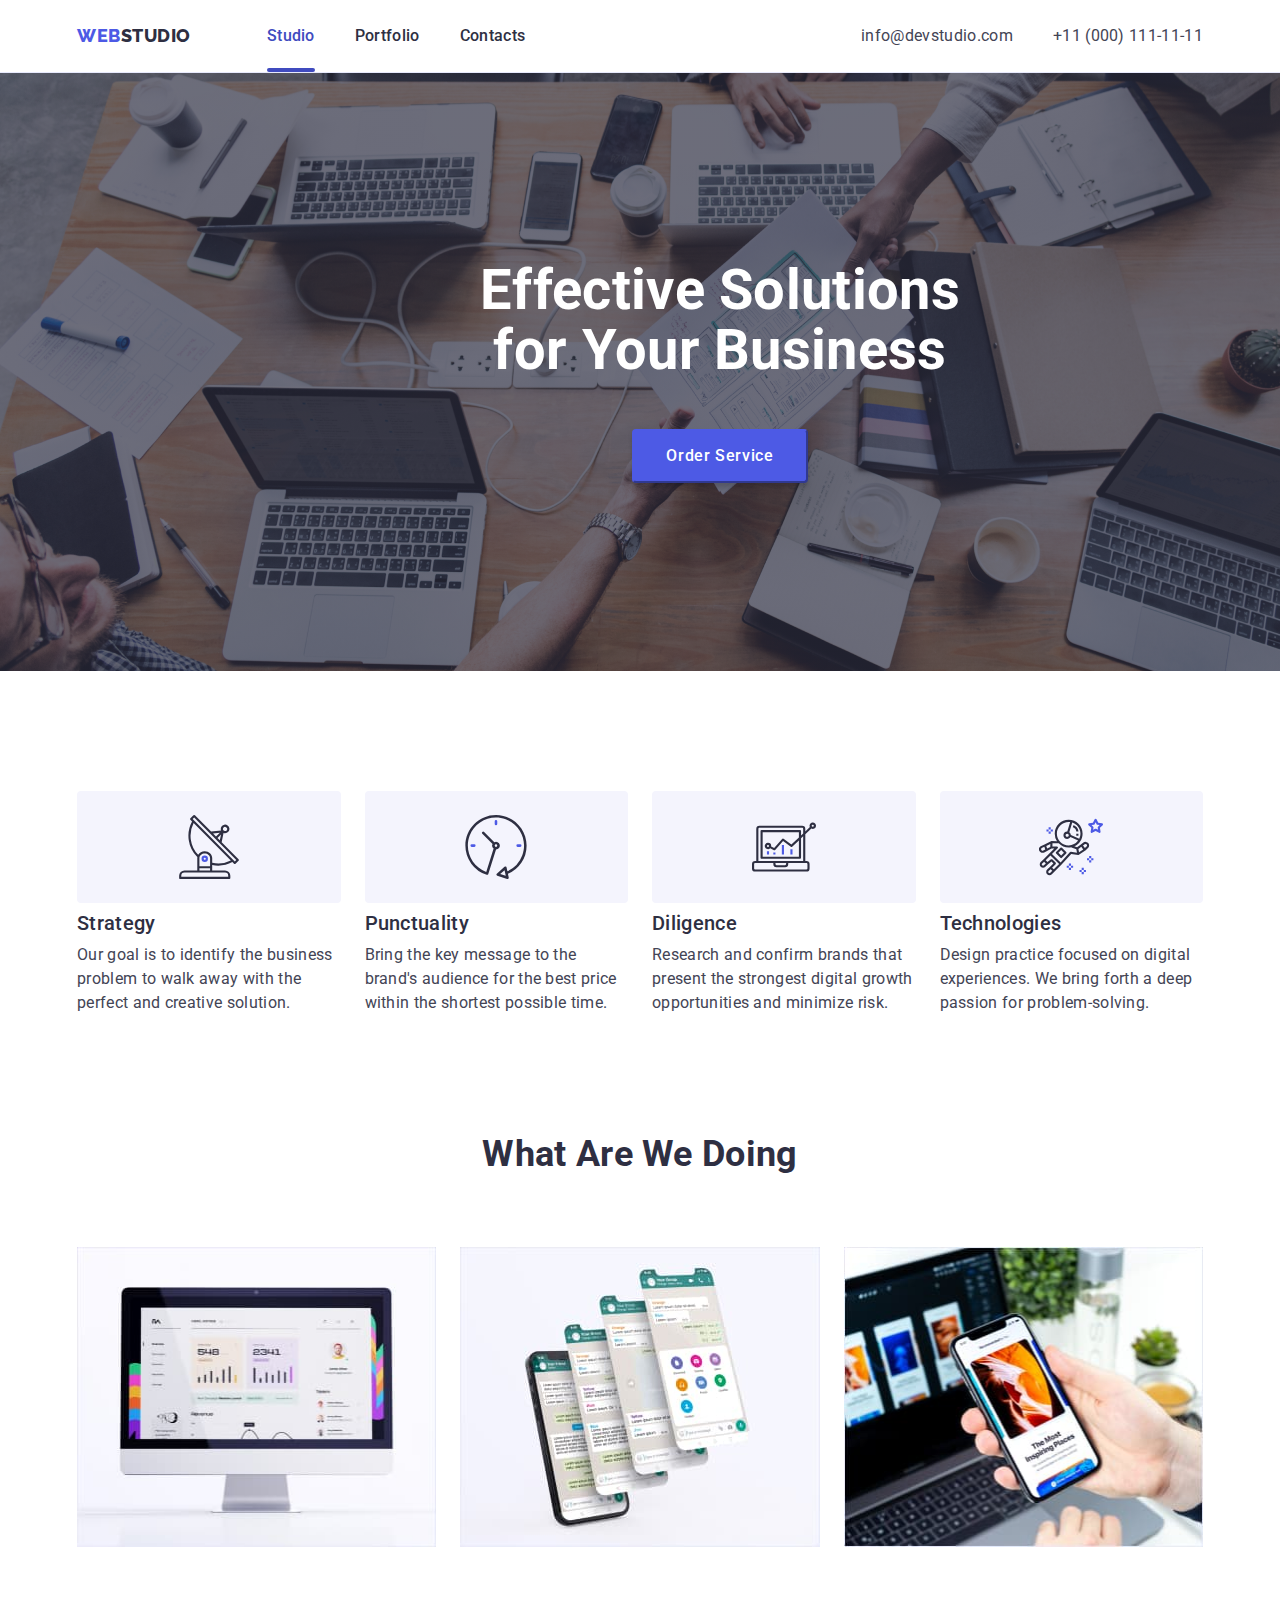
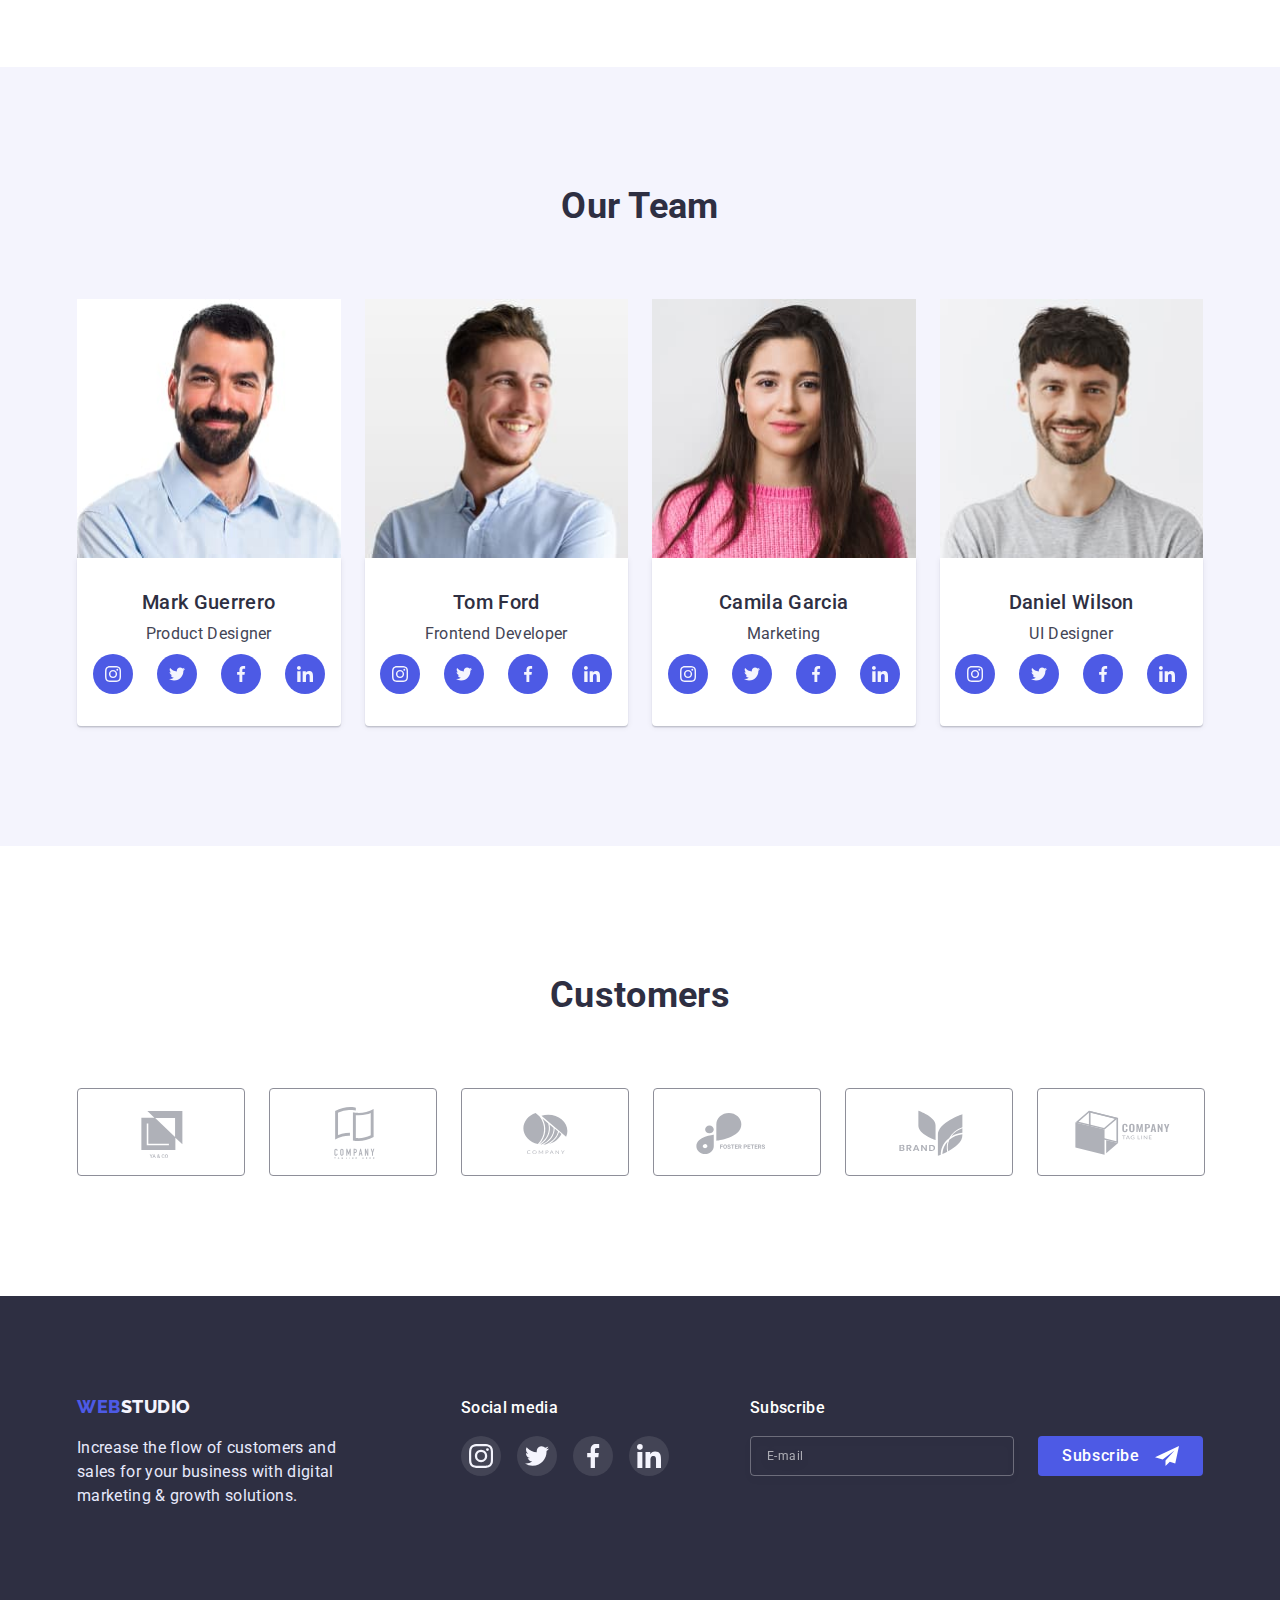
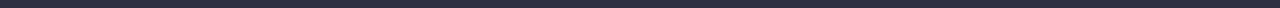
<file: index.html>
<!DOCTYPE html>
<html lang="en">
  <head>
    <meta charset="UTF-8" />
    <meta http-equiv="X-UA-Compatible" content="IE=edge" />
    <meta name="viewport" content="width=device-width, initial-scale=1.0" />
    <link rel="preconnect" href="https://fonts.googleapis.com" />
    <link rel="preconnect" href="https://fonts.gstatic.com" crossorigin />
    <link
      rel="stylesheet"
      href="https://cdn.jsdelivr.net/npm/modern-normalize@1.1.0/modern-normalize.min.css"
    />
    <link
      href="https://fonts.googleapis.com/css2?family=Raleway:wght@800&family=Roboto:wght@400;500;700;900&display=swap"
      rel="stylesheet"
    />
    <link rel="stylesheet" href="./css/styles.css" />
    <title>Studio</title>
  </head>
  <body>
    <header class="header">
      <div class="container page-header-container">
        <nav class="nav">
          <a class="logo link" href="./index.html"><span>Web</span>Studio</a>
          <ul class="list">
            <li class="menu-item">
              <a class="menu-link there-is link" href="./index.html">Studio</a>
            </li>
            <li class="menu-item">
              <a class="menu-link link" href="./portfolio.html">Portfolio</a>
            </li>
            <li class="menu-item">
              <a class="menu-link link" href="">Contacts</a>
            </li>
          </ul>
        </nav>
        <address class="adress">
          <ul class="list list-adress">
            <li class="contact-list">
              <a class="adress-contact link" href="mailto:info@devstudio.com"
                >info@devstudio.com</a
              >
            </li>
            <li class="contact-list">
              <a class="adress-contact link" href="tel:+110001111111"
                >+11 (000) 111-11-11</a
              >
            </li>
          </ul>
        </address>
      </div>
    </header>
    <main>
      <section class="section section-hero">
        <div class="container">
          <h1 class="main-title">Effective Solutions for Your Business</h1>
          <button class="hero-modal-btn" type="button" data-modal-open>
            Order Service
          </button>
        </div>
      </section>
      <section class="section section-feature">
        <div class="container">
          <h2 class="header-none">feature</h2>
          <ul class="feature list">
            <li class="feature-list">
              <div class="feature-icon">
                <svg width="64" height="64">
                  <use href="./images/icons.svg#icon-antenna"></use>
                </svg>
              </div>
              <h3 class="subtitle">Strategy</h3>
              <p class="text-description">
                Our goal is to identify the business problem to walk away with
                the perfect and creative solution.
              </p>
            </li>

            <li class="feature-list">
              <div class="feature-icon">
                <svg width="64" height="64">
                  <use href="./images/icons.svg#icon-clock"></use>
                </svg>
              </div>
              <h3 class="subtitle">Punctuality</h3>
              <p class="text-description">
                Bring the key message to the brand's audience for the best price
                within the shortest possible time.
              </p>
            </li>
            <li class="feature-list">
              <div class="feature-icon">
                <svg width="64" height="64">
                  <use href="./images/icons.svg#icon-diagram"></use>
                </svg>
              </div>
              <h3 class="subtitle">Diligence</h3>
              <p class="text-description">
                Research and confirm brands that present the strongest digital
                growth opportunities and minimize risk.
              </p>
            </li>
            <li class="feature-list">
              <div class="feature-icon">
                <svg width="64" height="64">
                  <use href="./images/icons.svg#icon-astronaut"></use>
                </svg>
              </div>
              <h3 class="subtitle">Technologies</h3>
              <p class="text-description">
                Design practice focused on digital experiences. We bring forth a
                deep passion for problem-solving.
              </p>
            </li>
          </ul>
        </div>
      </section>
      <section class="section">
        <div class="container">
          <h2 class="suptitle">What are we doing</h2>
          <ul class="what-are-we-doing-list list">
            <li class="what-are-we-doing-list-img">
              <h3 class="header-none">Desktop app</h3>
              <img
                src="./images/what_are_we_doing/monoblock.jpg"
                alt="monoblock"
              />
            </li>
            <li class="what-are-we-doing-list-img">
              <h3 class="header-none">Mobile app</h3>
              <img src="./images/what_are_we_doing/phone.jpg" alt="phone" />
            </li>
            <li class="what-are-we-doing-list-img">
              <h3 class="header-none">Inspire</h3>
              <img src="./images/what_are_we_doing/inspire.jpg" alt="inspire" />
            </li>
          </ul>
        </div>
      </section>
      <section class="section-our-team section">
        <div class="container">
          <h2 class="suptitle">Our Team</h2>
          <ul class="team-list list">
            <li class="team-list-card">
              <img
                class="card-photo"
                src="./images/our_team/mark_guerrero.jpg"
                alt="photo_mark_guerrero"
                width="264"
                height="260"
              />
              <div class="card-suptitle">
                <h3 class="card-suptitle-name">Mark Guerrero</h3>
                <p class="card-job-title">Product Designer</p>
                <ul class="social-list list">
                  <li>
                    <a class="social-list-link" href="">
                      <svg class="social-list-icon" width="16" height="16">
                        <use href="./images/icons.svg#instagram"></use>
                      </svg>
                    </a>
                  </li>
                  <li>
                    <a class="social-list-link" href="">
                      <svg class="social-list-icon" width="16" height="16">
                        <use href="./images/icons.svg#twitter"></use>
                      </svg>
                    </a>
                  </li>
                  <li>
                    <a class="social-list-link" href="">
                      <svg class="social-list-icon" width="16" height="16">
                        <use href="./images/icons.svg#facebook"></use>
                      </svg>
                    </a>
                  </li>
                  <li>
                    <a class="social-list-link" href="">
                      <svg class="social-list-icon" width="16" height="16">
                        <use href="./images/icons.svg#linkedin"></use>
                      </svg>
                    </a>
                  </li>
                </ul>
              </div>
            </li>
            <li class="team-list-card">
              <img
                class="card-photo"
                src="./images/our_team/tom_ford.jpg"
                alt="photo_tom_ford.jpg"
                width="264"
                height="260"
              />
              <div class="card-suptitle">
                <h3 class="card-suptitle-name">Tom Ford</h3>
                <p class="card-job-title">Frontend Developer</p>
                <ul class="social-list list">
                  <li>
                    <a class="social-list-link" href="">
                      <svg class="social-list-icon" width="16" height="16">
                        <use href="./images/icons.svg#instagram"></use>
                      </svg>
                    </a>
                  </li>
                  <li>
                    <a class="social-list-link" href="">
                      <svg class="social-list-icon" width="16" height="16">
                        <use href="./images/icons.svg#twitter"></use>
                      </svg>
                    </a>
                  </li>
                  <li>
                    <a class="social-list-link" href="">
                      <svg class="social-list-icon" width="16" height="16">
                        <use href="./images/icons.svg#facebook"></use>
                      </svg>
                    </a>
                  </li>
                  <li>
                    <a class="social-list-link" href="">
                      <svg class="social-list-icon" width="16" height="16">
                        <use href="./images/icons.svg#linkedin"></use>
                      </svg>
                    </a>
                  </li>
                </ul>
              </div>
            </li>
            <li class="team-list-card">
              <img
                class="card-photo"
                src="./images/our_team/camila_garcia.jpg"
                alt="photo_camila_garcia"
                width="264"
                height="260"
              />
              <div class="card-suptitle">
                <h3 class="card-suptitle-name">Camila Garcia</h3>
                <p class="card-job-title">Marketing</p>
                <ul class="social-list list">
                  <li>
                    <a class="social-list-link" href="">
                      <svg class="social-list-icon" width="16" height="16">
                        <use href="./images/icons.svg#instagram"></use>
                      </svg>
                    </a>
                  </li>
                  <li>
                    <a class="social-list-link" href="">
                      <svg class="social-list-icon" width="16" height="16">
                        <use href="./images/icons.svg#twitter"></use>
                      </svg>
                    </a>
                  </li>
                  <li>
                    <a class="social-list-link" href="">
                      <svg class="social-list-icon" width="16" height="16">
                        <use href="./images/icons.svg#facebook"></use>
                      </svg>
                    </a>
                  </li>
                  <li>
                    <a class="social-list-link" href="">
                      <svg class="social-list-icon" width="16" height="16">
                        <use href="./images/icons.svg#linkedin"></use>
                      </svg>
                    </a>
                  </li>
                </ul>
              </div>
            </li>
            <li class="team-list-card">
              <img
                class="card-photo"
                src="./images/our_team/daniel_wilson.jpg"
                alt="photo_daniel_wilson"
                width="264"
                height="260"
              />
              <div class="card-suptitle">
                <h3 class="card-suptitle-name">Daniel Wilson</h3>
                <p class="card-job-title">UI Designer</p>
                <ul class="social-list list">
                  <li>
                    <a class="social-list-link" href="">
                      <svg class="social-list-icon" width="16" height="16">
                        <use href="./images/icons.svg#instagram"></use>
                      </svg>
                    </a>
                  </li>
                  <li>
                    <a class="social-list-link" href="">
                      <svg class="social-list-icon" width="16" height="16">
                        <use href="./images/icons.svg#twitter"></use>
                      </svg>
                    </a>
                  </li>
                  <li>
                    <a class="social-list-link" href="">
                      <svg class="social-list-icon" width="16" height="16">
                        <use href="./images/icons.svg#facebook"></use>
                      </svg>
                    </a>
                  </li>
                  <li>
                    <a class="social-list-link" href="">
                      <svg class="social-list-icon" width="16" height="16">
                        <use href="./images/icons.svg#linkedin"></use>
                      </svg>
                    </a>
                  </li>
                </ul>
              </div>
            </li>
          </ul>
        </div>
      </section>
      <section class="section section-customers">
        <div class="container">
          <h2 class="suptitle">Customers</h2>
          <ul class="customers-list list">
            <li class="client">
              <a class="client-link" href="">
                <svg class="client-icon" width="104" height="56">
                  <use href="./images/icons.svg#ya-co"></use>
                </svg>
              </a>
            </li>
            <li class="client">
              <a class="client-link" href="">
                <svg class="client-icon" width="104" height="56">
                  <use href="./images/icons.svg#company-tag-line-here"></use>
                </svg>
              </a>
            </li>
            <li class="client">
              <a class="client-link" href="">
                <svg class="client-icon" width="104" height="56">
                  <use href="./images/icons.svg#company"></use>
                </svg>
              </a>
            </li>
            <li class="client">
              <a class="client-link" href="">
                <svg class="client-icon" width="104" height="56">
                  <use href="./images/icons.svg#foster-peters"></use>
                </svg>
              </a>
            </li>
            <li class="client">
              <a class="client-link" href="">
                <svg class="client-icon" width="104" height="56">
                  <use href="./images/icons.svg#brand"></use>
                </svg>
              </a>
            </li>
            <li class="client">
              <a class="client-link" href="">
                <svg class="client-icon" width="104" height="56">
                  <use href="./images/icons.svg#company-tag-line"></use>
                </svg>
              </a>
            </li>
          </ul>
        </div>
      </section>
    </main>
    <footer class="footer">
      <div class="footer-container container">
        <div class="footer-text">
          <a class="footer-logo logo link" href="./index.html"
            ><span>Web</span>Studio</a
          >
          <p class="footer-description">
            Increase the flow of customers and sales for your business with
            digital marketing & growth solutions.
          </p>
        </div>
        <div class="footer-social-media">
          <p class="footer-social-media-text">Social media</p>
          <ul class="footer-social-list list">
            <li>
              <a class="footer-social-list-link social-list-link" href="">
                <svg class="social-list-icon" width="24" height="24">
                  <use href="./images/icons.svg#instagram"></use>
                </svg>
              </a>
            </li>
            <li>
              <a class="footer-social-list-link social-list-link" href="">
                <svg class="social-list-icon" width="24" height="24">
                  <use href="./images/icons.svg#twitter"></use>
                </svg>
              </a>
            </li>
            <li>
              <a class="footer-social-list-link social-list-link" href="">
                <svg class="social-list-icon" width="24" height="24">
                  <use href="./images/icons.svg#facebook"></use>
                </svg>
              </a>
            </li>
            <li>
              <a class="footer-social-list-link social-list-link" href="">
                <svg class="social-list-icon" width="24" height="24">
                  <use href="./images/icons.svg#linkedin"></use>
                </svg>
              </a>
            </li>
          </ul>
        </div>
        <form class="footer-form">
          <p class="footer-form-desc">Subscribe</p>
          <label class="footer-form-field">
            <div class="footer-form-input-wrapper">
              <input
                class="footer-form-input"
                type="text"
                name="user_email"
                placeholder="E-mail"
              />
              <button class="footer-form-submit" type="submit">
                Subscribe
                <svg class="footer-form-submit-icon" width="24" height="24">
                  <use href="./images/icons.svg#send"></use>
                </svg>
              </button>
            </div>
          </label>
        </form>
      </div>
    </footer>
    <div class="backdrop is-hidden" data-modal>
      <div class="modal">
        <button class="modal-close-btn" type="button" data-modal-close>
          <svg class="modal-close-btn-icon" width="8" height="8">
            <use href="./images/icons.svg#close-modal"></use>
          </svg>
        </button>
        <form class="modal-form">
          <p class="modal-form-desc">
            Leave your contacts and we will call you back
          </p>
          <label class="modal-form-field">
            <span class="modal-form-input-desc">Name</span>
            <span class="modal-form-input-wrapper">
              <input
                class="modal-form-input"
                type="text"
                name="user_name"
                required
                pattern="^[a-zA-Z]+$"
              />
              <svg class="modal-form-input-icon" width="18" height="18">
                <use href="./images/icons.svg#person"></use>
              </svg>
            </span>
          </label>
          <label class="modal-form-field">
            <span class="modal-form-input-desc">Phone</span>
            <span class="modal-form-input-wrapper">
              <input
                class="modal-form-input"
                type="tel"
                name="user_phone"
                required
                pattern="[0-9]{3}-[0-9]{3}-[0-9]{2}-[0-9]{2}"
                title="xxx-xxx-xx-xx"
              />
              <svg class="modal-form-input-icon" width="18" height="24">
                <use href="./images/icons.svg#phone"></use>
              </svg>
            </span>
          </label>
          <label class="modal-form-field">
            <span class="modal-form-input-desc">Email</span>
            <span class="modal-form-input-wrapper">
              <input class="modal-form-input" type="text" name="user_email" />
              <svg class="modal-form-input-icon" width="18" height="24">
                <use href="./images/icons.svg#email"></use>
              </svg>
            </span>
          </label>
          <label class="modal-form-field-message">
            <span class="modal-form-input-desc">Comment</span>
            <textarea
              class="modal-form-message"
              name="user_message"
              placeholder="Text input"
            ></textarea>
          </label>
          <input
            class="header-none modal-form-check"
            type="checkbox"
            name="user_policy"
            id="user-policy"
          />
          <label class="modal-form-check-desc" for="user-policy"
            >I accept the terms and conditions of the&nbsp;<a
              class="privacy-policy-link"
              href=""
              >Privacy Policy</a
            ></label
          >
          <button class="modal-form-submit" type="submit">Send</button>
        </form>
      </div>
    </div>
    <script src="./js/modal.js"></script>
  </body>
</html>
</file>
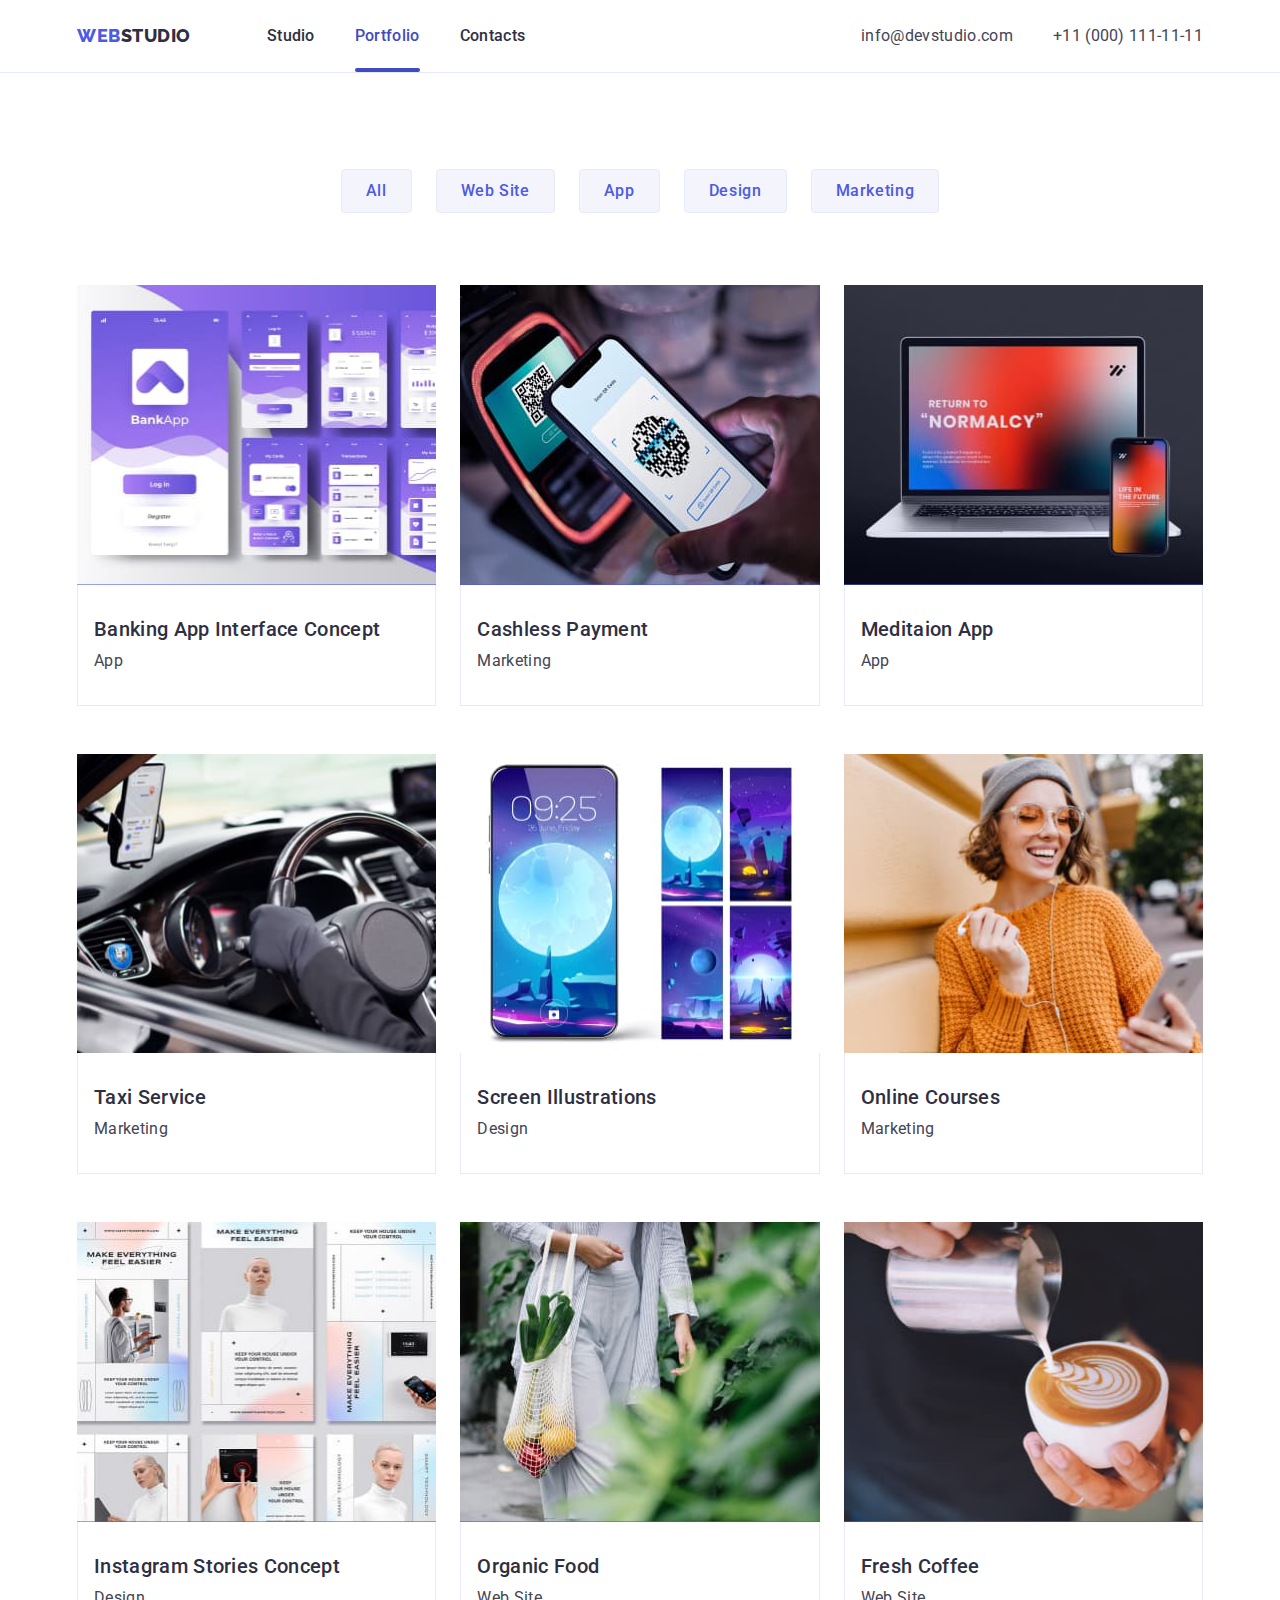
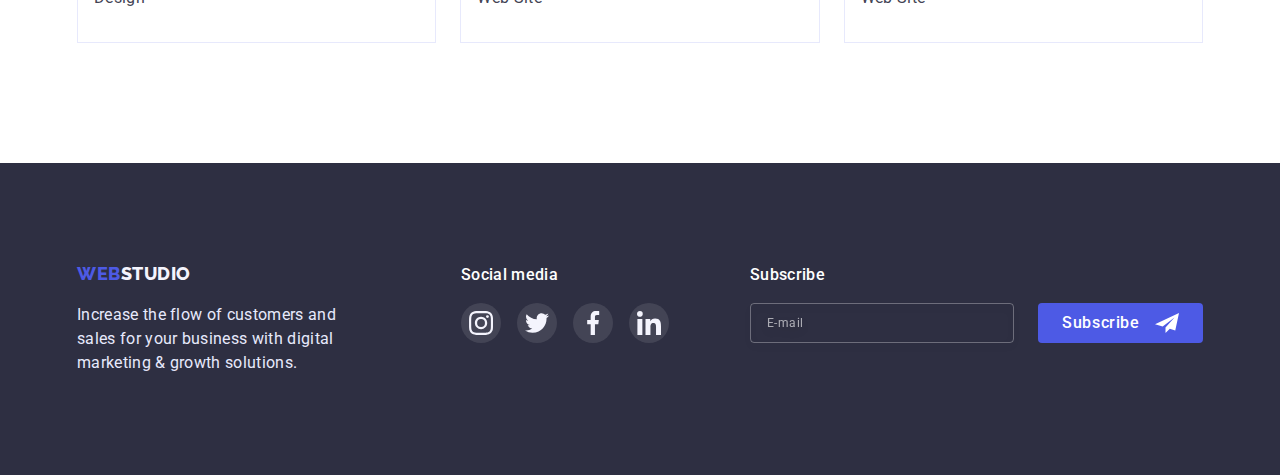
<file: portfolio.html>
<!DOCTYPE html>
<html lang="en">
  <head>
    <meta charset="UTF-8" />
    <meta http-equiv="X-UA-Compatible" content="IE=edge" />
    <meta name="viewport" content="width=device-width, initial-scale=1.0" />
    <link rel="preconnect" href="https://fonts.googleapis.com" />
    <link rel="preconnect" href="https://fonts.gstatic.com" crossorigin />
    <link
      rel="stylesheet"
      href="https://cdn.jsdelivr.net/npm/modern-normalize@1.1.0/modern-normalize.min.css"
    />
    <link
      href="https://fonts.googleapis.com/css2?family=Raleway:wght@800&family=Roboto:wght@400;500;700;900&display=swap"
      rel="stylesheet"
    />
    <link rel="stylesheet" href="./css/styles.css" />
    <title>Portfolio</title>
  </head>
  <body>
    <header class="header">
      <div class="container page-header-container">
        <nav class="nav">
          <a class="logo link" href="./index.html"><span>Web</span>Studio</a>
          <ul class="list">
            <li class="menu-item">
              <a class="menu-link link" href="./index.html">Studio</a>
            </li>
            <li class="menu-item">
              <a class="menu-link there-is link" href="./portfolio.html"
                >Portfolio</a
              >
            </li>
            <li class="menu-item">
              <a class="menu-link link" href="">Contacts</a>
            </li>
          </ul>
        </nav>
        <address class="adress">
          <ul class="list list-adress">
            <li class="contact-list">
              <a class="adress-contact link" href="mailto:info@devstudio.com"
                >info@devstudio.com</a
              >
            </li>
            <li class="contact-list">
              <a class="adress-contact link" href="tel:+110001111111"
                >+11 (000) 111-11-11</a
              >
            </li>
          </ul>
        </address>
      </div>
    </header>
    <main>
      <section class="section section-projects">
        <div class="container">
          <h1 class="header-none">projects</h1>
          <ul class="filter-list list">
            <li class="filter-list-btn">
              <button class="filter-btn" type="button">All</button>
            </li>
            <li class="filter-list-btn">
              <button class="filter-btn" type="button">Web Site</button>
            </li>
            <li class="filter-list-btn">
              <button class="filter-btn" type="button">App</button>
            </li>
            <li class="filter-list-btn">
              <button class="filter-btn" type="button">Design</button>
            </li>
            <li class="filter-list-btn">
              <button class="filter-btn" type="button">Marketing</button>
            </li>
          </ul>
          <ul class="project-card-list list">
            <li class="project-card">
              <a class="project-card-link link" href="">
                <div class="project-card-img-wrapper">
                  <img
                    class="project-img"
                    src="./images/portfolio/banking-app.jpg"
                    alt="banking-app"
                    width="360"
                    height="300"
                  />
                  <p class="overlay text-description">
                    14 Stylish and User-Friendly App Design Concepts · Task
                    Manager App · Calorie Tracker App · Exotic Fruit Ecommerce
                    App · Cloud Storage App
                  </p>
                </div>
                <div class="project-subtitle">
                  <h2 class="subtitle">Banking App Interface Concept</h2>
                  <p class="text-description">App</p>
                </div>
              </a>
            </li>
            <li class="project-card">
              <a class="project-card-link link" href="">
                <div class="project-card-img-wrapper">
                  <img
                    src="./images/portfolio/cashless-payment.jpg"
                    alt="cashless-payment"
                    width="360"
                    height="300"
                  />
                  <p class="overlay text-description">
                    14 Stylish and User-Friendly App Design Concepts · Task
                    Manager App · Calorie Tracker App · Exotic Fruit Ecommerce
                    App · Cloud Storage App
                  </p>
                </div>
                <div class="project-subtitle">
                  <h2 class="subtitle">Cashless Payment</h2>
                  <p class="text-description">Marketing</p>
                </div>
              </a>
            </li>
            <li class="project-card">
              <a class="project-card-link link" href="">
                <div class="project-card-img-wrapper">
                  <img
                    src="./images/portfolio/meditaion-app.jpg"
                    alt="meditaion-app"
                    width="360"
                    height="300"
                  />
                  <p class="overlay text-description">
                    14 Stylish and User-Friendly App Design Concepts · Task
                    Manager App · Calorie Tracker App · Exotic Fruit Ecommerce
                    App · Cloud Storage App
                  </p>
                </div>
                <div class="project-subtitle">
                  <h2 class="subtitle">Meditaion App</h2>
                  <p class="text-description">App</p>
                </div>
              </a>
            </li>
            <li class="project-card">
              <a class="project-card-link link" href="">
                <div class="project-card-img-wrapper">
                  <img
                    src="./images/portfolio/taxi-service.jpg"
                    alt="taxi-service"
                    width="360"
                    height="300"
                  />
                  <p class="overlay text-description">
                    14 Stylish and User-Friendly App Design Concepts · Task
                    Manager App · Calorie Tracker App · Exotic Fruit Ecommerce
                    App · Cloud Storage App
                  </p>
                </div>
                <div class="project-subtitle">
                  <h2 class="subtitle">Taxi Service</h2>
                  <p class="text-description">Marketing</p>
                </div>
              </a>
            </li>
            <li class="project-card">
              <a class="project-card-link link" href="">
                <div class="project-card-img-wrapper">
                  <img
                    src="./images/portfolio/screen-illustrations.jpg"
                    alt="screen-illustrations"
                    width="360"
                    height="300"
                  />
                  <p class="overlay text-description">
                    14 Stylish and User-Friendly App Design Concepts · Task
                    Manager App · Calorie Tracker App · Exotic Fruit Ecommerce
                    App · Cloud Storage App
                  </p>
                </div>
                <div class="project-subtitle">
                  <h2 class="subtitle">Screen Illustrations</h2>
                  <p class="text-description">Design</p>
                </div>
              </a>
            </li>
            <li class="project-card">
              <a class="project-card-link link" href="">
                <div class="project-card-img-wrapper">
                  <img
                    src="./images/portfolio/online-courses.jpg"
                    alt="online-courses"
                    width="360"
                    height="300"
                  />
                  <p class="overlay text-description">
                    14 Stylish and User-Friendly App Design Concepts · Task
                    Manager App · Calorie Tracker App · Exotic Fruit Ecommerce
                    App · Cloud Storage App
                  </p>
                </div>
                <div class="project-subtitle">
                  <h2 class="subtitle">Online Courses</h2>
                  <p class="text-description">Marketing</p>
                </div>
              </a>
            </li>
            <li class="project-card">
              <a class="project-card-link link" href="">
                <div class="project-card-img-wrapper">
                  <img
                    src="./images/portfolio/instagram-design.jpg"
                    alt="instagram-design"
                    width="360"
                    height="300"
                  />
                  <p class="overlay text-description">
                    14 Stylish and User-Friendly App Design Concepts · Task
                    Manager App · Calorie Tracker App · Exotic Fruit Ecommerce
                    App · Cloud Storage App
                  </p>
                </div>
                <div class="project-subtitle">
                  <h2 class="subtitle">Instagram Stories Concept</h2>
                  <p class="text-description">Design</p>
                </div>
              </a>
            </li>
            <li class="project-card">
              <a class="project-card-link link" href="">
                <div class="project-card-img-wrapper">
                  <img
                    src="./images/portfolio/organic-food.jpg"
                    alt="organic-food"
                    width="360"
                    height="300"
                  />
                  <p class="overlay text-description">
                    14 Stylish and User-Friendly App Design Concepts · Task
                    Manager App · Calorie Tracker App · Exotic Fruit Ecommerce
                    App · Cloud Storage App
                  </p>
                </div>
                <div class="project-subtitle">
                  <h2 class="subtitle">Organic Food</h2>
                  <p class="text-description">Web Site</p>
                </div>
              </a>
            </li>
            <li class="project-card">
              <a class="project-card-link link" href="">
                <div class="project-card-img-wrapper">
                  <img
                    src="./images/portfolio/coffee.jpg"
                    alt="coffee"
                    width="360"
                    height="300"
                  />
                  <p class="overlay text-description">
                    14 Stylish and User-Friendly App Design Concepts · Task
                    Manager App · Calorie Tracker App · Exotic Fruit Ecommerce
                    App · Cloud Storage App
                  </p>
                </div>
                <div class="project-subtitle">
                  <h2 class="subtitle">Fresh Coffee</h2>
                  <p class="text-description">Web Site</p>
                </div>
              </a>
            </li>
          </ul>
        </div>
      </section>
    </main>
    <footer class="footer">
      <div class="footer-container container">
        <div class="footer-text">
          <a class="footer-logo logo link" href="./index.html"
            ><span>Web</span>Studio</a
          >
          <p class="footer-description">
            Increase the flow of customers and sales for your business with
            digital marketing & growth solutions.
          </p>
        </div>
        <div class="footer-social-media">
          <p class="footer-social-media-text">Social media</p>
          <ul class="footer-social-list list">
            <li>
              <a class="footer-social-list-link social-list-link" href="">
                <svg class="social-list-icon" width="24" height="24">
                  <use href="./images/icons.svg#instagram"></use>
                </svg>
              </a>
            </li>
            <li>
              <a class="footer-social-list-link social-list-link" href="">
                <svg class="social-list-icon" width="24" height="24">
                  <use href="./images/icons.svg#twitter"></use>
                </svg>
              </a>
            </li>
            <li>
              <a class="footer-social-list-link social-list-link" href="">
                <svg class="social-list-icon" width="24" height="24">
                  <use href="./images/icons.svg#facebook"></use>
                </svg>
              </a>
            </li>
            <li>
              <a class="footer-social-list-link social-list-link" href="">
                <svg class="social-list-icon" width="24" height="24">
                  <use href="./images/icons.svg#linkedin"></use>
                </svg>
              </a>
            </li>
          </ul>
        </div>
        <form class="footer-form">
          <p class="footer-form-desc">Subscribe</p>
          <label class="footer-form-field">
            <div class="footer-form-input-wrapper">
              <input
                class="footer-form-input"
                type="text"
                name="user_email"
                placeholder="E-mail"
              />
              <button class="footer-form-submit" type="submit">
                Subscribe
                <svg class="footer-form-submit-icon" width="24" height="24">
                  <use href="./images/icons.svg#send"></use>
                </svg>
              </button>
            </div>
          </label>
        </form>
      </div>
    </footer>
  </body>
</html>
</file>
<file: css/styles.css>
:root {
  --primary-accent-color: #404bbf;
  --secondary-accent-color: #ffffff;
  --primary-background-color: #2e2f42;
  --secondary-background-color: #f4f4fd;
  --other-background-color: #ffffff;
  --overlay-background-color: #4d5ae5;
  --overlay-text-color: #f4f4fd;
  --primary-text-color: #2e2f42;
  --secondary-text-color: #434455;
  --other-text-color: #e7e9fc;
  --hero-text-color: #ffffff;
  --border-color: #e7e9fc;
  --other-border-color: rgba(0, 0, 0, 0.1);
  --button-color: #4d5ae5;
  --button-color-text: #4d5ae5;
  --other-button-color-text: #ffffff;
  --footer-primary-logo-color: #f4f4fd;
  --footer-secondary-logo-color: #4d5ae5;
  --header-primary-logo-color: #2e2f42;
  --header-secondary-logo-color: #4d5ae5;
  --icon-accent-background-color: #404bbf;
  --icon-background-color: #4d5ae5;
  --icon-company-background-color: #afb1b8;
  --icon-accent-company-background-color: #404bbf;
  --icon-border-color: #8e8f99;
  --icon-color: #f4f4fd;
  --other-icon-color: #000000;
  --footer-text-color: #ffffff;
  --footer-icon-color: #ffffff;
  --footer-social-list-link-color: rgba(255, 255, 255, 0.1);
  --footer-accent-social-list-link-color: #31d0aa;
  --modal-window-background-color: #fcfcfc;
  --modal-button-background-color: #e7e9fc;
  --modal-button-icon-accent-color: #ffffff;
  --backdrop-color: rgba(46, 47, 66, 0.4);
  --modal-form-border-color: rgba(33, 33, 33, 0.2);
  --modal-form-input-desc-color: #8e8f99;
  --modal-form-input-text-color: #000000;
  --modal-form-desc-color: #2e2f42;
  --accent-modal-form-border-color: #4d5ae5;
  --accent-icon-color: #4d5ae5;
  --checkbox-border-color: #2e2f42;
  --accent-checkbox-color: #404bbf;
  --link-text-color: #4d5ae5;
  --placeholder-footer-text-color: rgba(255, 255, 255, 0.6);
  --footer-form-input-border-color: rgba(255, 255, 255, 0.3);
  --placeholder-text-color: rgba(117, 117, 117, 0.5);
  --transition-duration-and-func: 250ms cubic-bezier(0.4, 0, 0.2, 1);
}

/* ========СБРОС=СТИЛЕЙ======== */

h1,
h2,
h3,
h4,
p {
  margin-top: 0;
  margin-bottom: 0;
}

ul {
  margin-top: 0;
  margin-bottom: 0;
  padding-left: 0;
}

img {
  display: block;
  width: 100%;
  height: auto;
}

button {
  cursor: pointer;
}

/* =======СБРОС=СТИЛЕЙ=END======= */

.list {
  /* убирает точки для списков */
  list-style: none;
  display: flex;
  /* надо ли align-items: center???? */
  align-items: center;
}

.link {
  /* убирает подчеркивание ссылок */
  text-decoration: none;
}

.link:hover,
.link:focus {
  text-decoration: none;
}

.header-none {
  /* скрывает заголовки */
  position: fixed;
  transform: scale(0);
}

body {
  /* общий стиль */
  font-family: 'Roboto', sans-serif;
  font-size: 16px;
  line-height: 1.5;
  letter-spacing: 0.02em;
  color: var(--primary-text-color);
}

.container {
  width: 1158px;
  margin-left: auto;
  margin-right: auto;
  padding-left: 16px;
  padding-right: 16px;
}

/* ==========HEADER========== */
.header {
  background: var(--other-background-color);
  border-bottom: 1px solid var(--border-color);
}

.page-header-container {
  display: flex;
  /* надо ли align-items: center???? */
  align-items: center;
  justify-content: space-between;
  /* или же можно использовать margin-left: auto; */
  padding-top: 24px;
  padding-bottom: 24px;
}

.nav {
  display: flex;
  /* надо ли align-items: center???? */
  align-items: center;
}

.logo {
  font-family: 'Raleway', sans-serif;
  font-weight: 800;
  font-size: 18px;
  line-height: 1.33;
  letter-spacing: 0.03em;
  text-transform: uppercase;
  color: var(--header-primary-logo-color);
  margin-right: 76px;
}

.logo > span {
  color: var(--header-secondary-logo-color);
}

.menu-item {
  position: relative;
}

.menu-item:not(:last-child) {
  margin-right: 40px;
}

.menu-link {
  font-weight: 500;
  color: inherit;
  transition: color var(--transition-duration-and-func);
}

.there-is {
  color: var(--primary-accent-color);
}

.menu-link.there-is::after {
  position: absolute;
  content: '';
  width: 100%;
  height: 4px;
  top: 20px;
  left: 0;
  bottom: 0;
  display: block;
  background-color: var(--primary-accent-color);
  border-radius: 2px;
  margin-top: 24px;
}

.menu-link:hover,
.menu-link:focus {
  color: var(--primary-accent-color);
  transition: visibility var(--transition-duration-and-func);
}

.adress {
  font-style: normal;
}

.list-adress {
  display: flex;
}

.adress-contact {
  color: var(--secondary-text-color);
  transition: color var(--transition-duration-and-func);
}

.adress-contact:hover,
.adress-contact:focus {
  color: var(--primary-accent-color);
}

.contact-list:not(:first-child) {
  margin-left: 40px;
  margin-right: 0;
}

/* ==========HEADER=END========== */

/* ==========MAIN========== */

.section {
  padding-top: 120px;
  padding-bottom: 120px;
}

.section-hero {
  /* для скции hero */
  padding-top: 188px;
  padding-bottom: 188px;
  background: linear-gradient(rgba(46, 47, 66, 0.7), rgba(46, 47, 66, 0.7)),
    url(../images/background/people-office.jpg);
  width: 1440px;
  margin-left: auto;
  margin-right: auto;
  background-position: center;
  background-repeat: no-repeat;
  background-size: cover;
}

.section-feature {
  padding-bottom: 0;
}

.main-title {
  /* заголовок h1 */
  font-size: 56px;
  line-height: 1.07;
  text-align: center;
  color: var(--hero-text-color);
  width: 496px;
  margin-bottom: 48px;
  margin-left: auto;
  margin-right: auto;
}

.hero-modal-btn {
  display: block;
  padding: 16px 32px;
  margin-right: auto;
  margin-left: auto;
  background: var(--button-color);
  box-shadow: 0px 4px 4px rgba(0, 0, 0, 0.15);
  border-radius: 4px;
  border-color: var(--button-color);
  /* после этого описываем текст внутри кнопки */
  font-family: inherit;
  font-weight: 500;
  letter-spacing: 0.04em;
  color: var(--other-button-color-text);
  transition: background var(--transition-duration-and-func),
    border-color var(--transition-duration-and-func),
    box-shadow var(--transition-duration-and-func);
}

.hero-modal-btn:hover,
.hero-modal-btn:focus {
  background: var(--primary-accent-color);
  border-color: var(--primary-accent-color);
  box-shadow: 0px 4px 4px rgba(0, 0, 0, 0.15);
}

.feature {
  align-items: baseline;
  gap: 24px;
}

.feature-list {
  width: 264px;
}

.feature-icon {
  display: flex;
  height: 112px;
  justify-content: center;
  align-items: center;
  background: #f4f4fd;
  border-radius: 4px;
  margin-bottom: 8px;
}

.subtitle {
  font-weight: 500;
  font-size: 20px;
  line-height: 1.2;
  color: var(--primary-text-color);
  margin-bottom: 8px;
}

.text-description {
  color: var(--secondary-text-color);
}

.suptitle {
  font-size: 36px;
  line-height: 1.11;
  text-align: center;
  text-transform: capitalize;
  margin-bottom: 72px;
}

.what-are-we-doing-list {
  gap: 24px;
}

.what-are-we-doing-list-img {
  flex-basis: calc((100% - 48px) / 3);
}

.section-our-team {
  background-color: var(--secondary-background-color);
}

.team-list {
  align-items: baseline;
  gap: 24px;
}

.team-list-card {
  flex-basis: calc((100% - 72px) / 4);
}

.card-suptitle {
  word-break: break-all;
  padding-top: 32px;
  padding-bottom: 32px;
  background: var(--other-background-color);
  box-shadow: 0px 1px 6px rgba(46, 47, 66, 0.08),
    0px 1px 1px rgba(46, 47, 66, 0.16), 0px 2px 1px rgba(46, 47, 66, 0.08);
  border-radius: 0px 0px 4px 4px;
}

.card-suptitle-name {
  font-weight: 500;
  font-size: 20px;
  line-height: 1.2;
  text-align: center;
  margin-bottom: 8px;
}

.card-job-title {
  text-align: center;
  color: var(--secondary-text-color);
  margin-bottom: 8px;
}

.social-list {
  justify-content: center;
  gap: 24px;
}

.social-list-link {
  display: flex;
  justify-content: center;
  align-items: center;
  width: 40px;
  height: 40px;
  border-radius: 50%;
  background-color: var(--icon-background-color);
  transition: background-color var(--transition-duration-and-func);
}

.social-list-link:hover,
.social-list-link:focus {
  background-color: var(--icon-accent-background-color);
}

.social-list-icon {
  fill: var(--icon-color);
}

.section-customers {
  padding-top: 130px;
}

.customers-list {
  gap: 24px;
}

.client-link {
  display: flex;
  justify-content: center;
  align-items: center;
  width: 168px;
  height: 88px;
  border: 1px solid var(--icon-border-color);
  border-radius: 4px;
  fill: var(--icon-company-background-color);
  transition: border-color var(--transition-duration-and-func);
}

.client-icon {
  transition: fill var(--transition-duration-and-func);
}

.client-link:hover,
.client-link:focus {
  border-color: var(--icon-accent-company-background-color);
}

.client-link:hover .client-icon,
.client-link:focus .client-icon {
  /* це треба, щоб змінювати колір іконок при наведенні на посилання */
  fill: var(--icon-accent-company-background-color);
}

.client {
  flex-basis: calc((100% - 120px) / 6);
}

.section-projects {
  padding-top: 96px;
}

.filter-list {
  justify-content: center;
  gap: 24px;
}

.filter-list-btn {
  display: inline;
}

.filter-btn {
  padding: 12px 24px;
  background-color: var(--secondary-background-color);
  border: 1px solid;
  border-color: var(--border-color);
  border-radius: 4px;
  /* после этого описываем текст внутри кнопки */
  font-family: inherit;
  font-style: normal;
  font-weight: 500;
  text-align: center;
  letter-spacing: 0.04em;
  color: var(--button-color-text);
  transition: background-color var(--transition-duration-and-func),
    border-color var(--transition-duration-and-func),
    box-shadow var(--transition-duration-and-func),
    color var(--transition-duration-and-func);
}

.filter-btn:hover,
.filter-btn:focus {
  background-color: var(--primary-accent-color);
  border-color: var(--primary-accent-color);
  box-shadow: 0px 3px 1px rgba(0, 0, 0, 0.1), 0px 2px 1px rgba(0, 0, 0, 0.08),
    0px 2px 2px rgba(0, 0, 0, 0.12);
  /* после этого описываем текст внутри кнопки */
  color: var(--secondary-accent-color);
}

.project-card-list {
  align-items: flex-start;
  flex-wrap: wrap;
  margin-top: 72px;
  column-gap: 24px;
  row-gap: 48px;
}

.project-card {
  flex-basis: calc((100% - 48px) / 3);
}

.project-card-link {
  display: block;
  transition: box-shadow var(--transition-duration-and-func);
}

.project-card-img-wrapper {
  position: relative;
  overflow: hidden;
}

.overlay {
  position: absolute;
  left: 0;
  top: 0;
  width: 100%;
  height: 100%;
  overflow: auto;
  transform: translate(0, 100%);
  transition: transform var(--transition-duration-and-func);
  background-color: var(--overlay-background-color);
  color: var(--overlay-text-color);
  padding-left: 32px;
  padding-right: 32px;
  padding-top: 40px;
}

.project-card-link:hover .overlay,
.project-card-link:focus .overlay {
  box-shadow: 0px 1px 6px rgba(46, 47, 66, 0.08),
    0px 1px 1px rgba(46, 47, 66, 0.16), 0px 2px 1px rgba(46, 47, 66, 0.08);
  transform: translate(0, 0);
}

.project-card-link:hover,
.project-card-link:focus {
  box-shadow: 0px 1px 6px rgba(46, 47, 66, 0.08),
    0px 1px 1px rgba(46, 47, 66, 0.16), 0px 2px 1px rgba(46, 47, 66, 0.08);
}

.project-subtitle {
  border: 1px solid var(--border-color);
  padding-top: 32px;
  padding-bottom: 32px;
  padding-left: 16px;
  border-top: none;
}

/* ==========MAIN=END========== */

/* ==========FOOTER========== */

.footer {
  background: var(--primary-background-color);
  padding-top: 100px;
  padding-bottom: 100px;
}

.footer-container {
  display: flex;
  align-items: baseline;
}

.footer-text {
  width: 264px;
}

.footer-logo {
  font-family: 'Raleway';
  font-style: normal;
  font-weight: 800;
  font-size: 18px;
  line-height: 21px;
  letter-spacing: 0.03em;
  text-transform: uppercase;
  color: var(--footer-primary-logo-color);
}

.footer-logo > span {
  color: var(--footer-secondary-logo-color);
}

.footer-description {
  color: var(--other-text-color);
  margin-top: 16px;
}

.footer-social-media {
  margin-left: 120px;
}

.footer-social-media-text {
  font-weight: 500;
  font-size: 16px;
  line-height: 1.5;
  color: var(--footer-text-color);
  margin-bottom: 16px;
}

.footer-social-list {
  gap: 16px;
}

.footer-social-list-link {
  background-color: var(--footer-social-list-link-color);
  transition: background-color var(--transition-duration-and-func);
}

.footer-social-list-link:hover,
.footer-social-list-link:focus {
  background-color: var(--footer-accent-social-list-link-color);
}

/* =FOOTER=FORM= */

.footer-form {
  margin-left: auto;
}

.footer-form-desc {
  font-weight: 500;
  margin-bottom: 16px;
  color: var(--footer-text-color);
}

.footer-form-input {
  width: 264px;
  height: 40px;
  border: 1px solid var(--footer-form-input-border-color);
  filter: drop-shadow(0px 4px 4px rgba(0, 0, 0, 0.15));
  border-radius: 4px;
  background: transparent;
  padding: 8px 16px;
  margin-right: 24px;
  /* описуємо текст */
  font-size: 12px;
  line-height: 2;
  letter-spacing: 0.04em;
  color: var(--footer-text-color);
}

.footer-form-input:focus {
  outline: none;
}

.footer-form-input::placeholder {
  color: var(--placeholder-footer-text-color);
}

.footer-form-input-wrapper {
  display: flex;
}

.footer-form-submit {
  display: flex;
  align-items: center;
  width: 165px;
  height: 40px;
  padding: 8px 24px;
  background: var(--button-color);
  border-radius: 4px;
  border: var(--button-color);
  transition: background var(--transition-duration-and-func),
    border-color var(--transition-duration-and-func);
  /* далі описуємо текст */
  font-weight: 500;
  letter-spacing: 0.04em;
  font-family: inherit;
  color: var(--footer-text-color);
}

.footer-form-submit:hover,
.footer-form-submit:focus {
  background: var(--primary-accent-color);
  border-color: var(--primary-accent-color);
}

.footer-form-submit-icon {
  margin-left: auto;
  fill: var(--footer-icon-color);
}

/* =FOOTER=FORM=END */

/* ==========FOOTER=END========== */

/* ==========MODAL=WINDOW========== */

.backdrop {
  position: fixed;
  opacity: 1;
  top: 0;
  left: 0;
  z-index: 100;
  width: 100%;
  height: 100%;
  background-color: var(--backdrop-color);
  transition: opacity var(--transition-duration-and-func),
    visibility var(--transition-duration-and-func);
}

.backdrop.is-hidden {
  opacity: 0;
  visibility: hidden;
  pointer-events: none;
}

.modal {
  position: absolute;
  top: 50%;
  left: 50%;
  transform: translate(-50%, -50%) scale(1);
  width: 408px;
  /* height: 584px; */
  background-color: var(--modal-window-background-color);
  box-shadow: 0px 1px 1px rgba(0, 0, 0, 0.14), 0px 1px 3px rgba(0, 0, 0, 0.12),
    0px 2px 1px rgba(0, 0, 0, 0.2);
  border-radius: 4px;
  transition: transform var(--transition-duration-and-func);
  padding: 72px 24px 24px;
}

.modal-close-btn {
  position: absolute;
  top: 24px;
  right: 24px;
  display: flex;
  justify-content: center;
  align-items: center;
  /* потом размеры удалить!!!!!! */
  width: 24px;
  height: 24px;
  background-color: var(--modal-button-background-color);
  border: 1px solid var(--other-border-color);
  border-radius: 50%;
  padding: 0;
  transition: border-color var(--transition-duration-and-func),
    background-color var(--transition-duration-and-func);
}

.modal-close-btn-icon {
  fill: var(--other-icon-color);
  transition: fill var(--transition-duration-and-func);
}

.modal-close-btn:hover,
.modal-close-btn:focus {
  border-color: var(--icon-accent-background-color);
  background-color: var(--icon-accent-background-color);
}

.modal-close-btn:hover .modal-close-btn-icon,
.modal-close-btn:focus .modal-close-btn-icon {
  fill: var(--modal-button-icon-accent-color);
}

/* ==========MODAL=WINDOW=END========== */
/* ==========MODAL=FORM========== */

.modal-form {
  display: flex;
  flex-direction: column;
}

.modal-form-field {
  margin-bottom: 8px;
}

.modal-form-field-message {
  margin-bottom: 16px;
}

.modal-form-desc {
  font-weight: 500;
  font-size: 16px;
  line-height: 1.5;
  text-align: center;
  letter-spacing: 0.02em;
  color: var(--modal-form-desc-color);
  margin-bottom: 16px;
}

.modal-form-input-desc {
  display: block;
  font-weight: 400;
  font-size: 12px;
  line-height: 1.17;
  letter-spacing: 0.04em;
  color: var(--modal-form-input-desc-color);
  margin-bottom: 4px;
}

.modal-form-input-wrapper {
  display: block;
  position: relative;
}

.modal-form-input-icon {
  position: absolute;
  display: block;
  top: 50%;
  left: 16px;
  transform: translate(0, -50%);
  transition: fill var(--transition-duration-and-func);
}

.modal-form-input {
  width: 100%;
  height: 40px;
  border: 1px solid var(--modal-form-border-color);
  border-radius: 4px;
  padding: 8px 38px;
  /* описуємо текст */
  font-weight: 400;
  font-size: 12px;
  line-height: 1.17;
  letter-spacing: 0.04em;
  color: var(--modal-form-input-text-color);
  transition: border-color var(--transition-duration-and-func);
}

.modal-form-message {
  resize: none;
  width: 100%;
  height: 120px;
  border: 1px solid var(--modal-form-border-color);
  border-radius: 4px;
  padding: 8px 16px;
  /* описуємо текст */
  font-weight: 400;
  font-size: 12px;
  line-height: 1.17;
  letter-spacing: 0.04em;
  color: var(--modal-form-input-text-color);
  transition: border-color var(--transition-duration-and-func);
}

.modal-form-message::placeholder {
  color: var(--placeholder-text-color);
}

.modal-form-input:focus {
  outline: none;
  border-color: var(--accent-modal-form-border-color);
}

.modal-form-message:focus {
  outline: none;
  border-color: var(--accent-modal-form-border-color);
}

.modal-form-input:focus + .modal-form-input-icon {
  fill: var(--accent-icon-color);
}

.modal-form-submit {
  display: block;
  min-width: 169px;
  padding: 16px 32px;
  align-self: center;
  background: var(--button-color);
  box-shadow: 0px 4px 4px rgba(0, 0, 0, 0.15);
  border-radius: 4px;
  border-color: var(--button-color);
  /* после этого описываем текст внутри кнопки */
  font-family: inherit;
  font-weight: 500;
  letter-spacing: 0.04em;
  color: var(--other-button-color-text);
  transition: background var(--transition-duration-and-func),
    border-color var(--transition-duration-and-func),
    box-shadow var(--transition-duration-and-func);
}

.modal-form-submit:hover,
.modal-form-submit:focus {
  background: var(--primary-accent-color);
  border-color: var(--primary-accent-color);
  box-shadow: 0px 4px 4px rgba(0, 0, 0, 0.15);
}

.privacy-policy-link {
  color: var(--link-text-color);
}

/* ==========MODAL=FORM=END========== */

/* ==========CHECKBOX========== */

.modal-form-check-desc {
  display: flex;
  align-items: center;
  font-weight: 400;
  font-size: 12px;
  line-height: 1.17;
  letter-spacing: 0.04em;
  color: var(--checkbox-label-color);
  margin-bottom: 24px;
}

.modal-form-check-desc::before {
  display: block;
  width: 16px;
  height: 16px;
  border: 1.25px solid var(--checkbox-border-color);
  border-radius: 2px;
  content: '';
  cursor: pointer;
  margin-right: 8px;
  transition: background-color var(--transition-duration-and-func),
    background-image var(--transition-duration-and-func),
    border-color var(--transition-duration-and-func);
}

.modal-form-check:checked + .modal-form-check-desc::before {
  background-color: var(--accent-checkbox-color);
  border-color: var(--accent-checkbox-color);
  background-image: url(../images/checkbox.svg);
  background-position: center;
  background-repeat: no-repeat;
}

.modal-form-check:focus + .modal-form-check-desc::before {
  outline: 1.25px solid var(--accent-icon-color);
}

/* ==========CHECKBOX=END========== */
</file>
